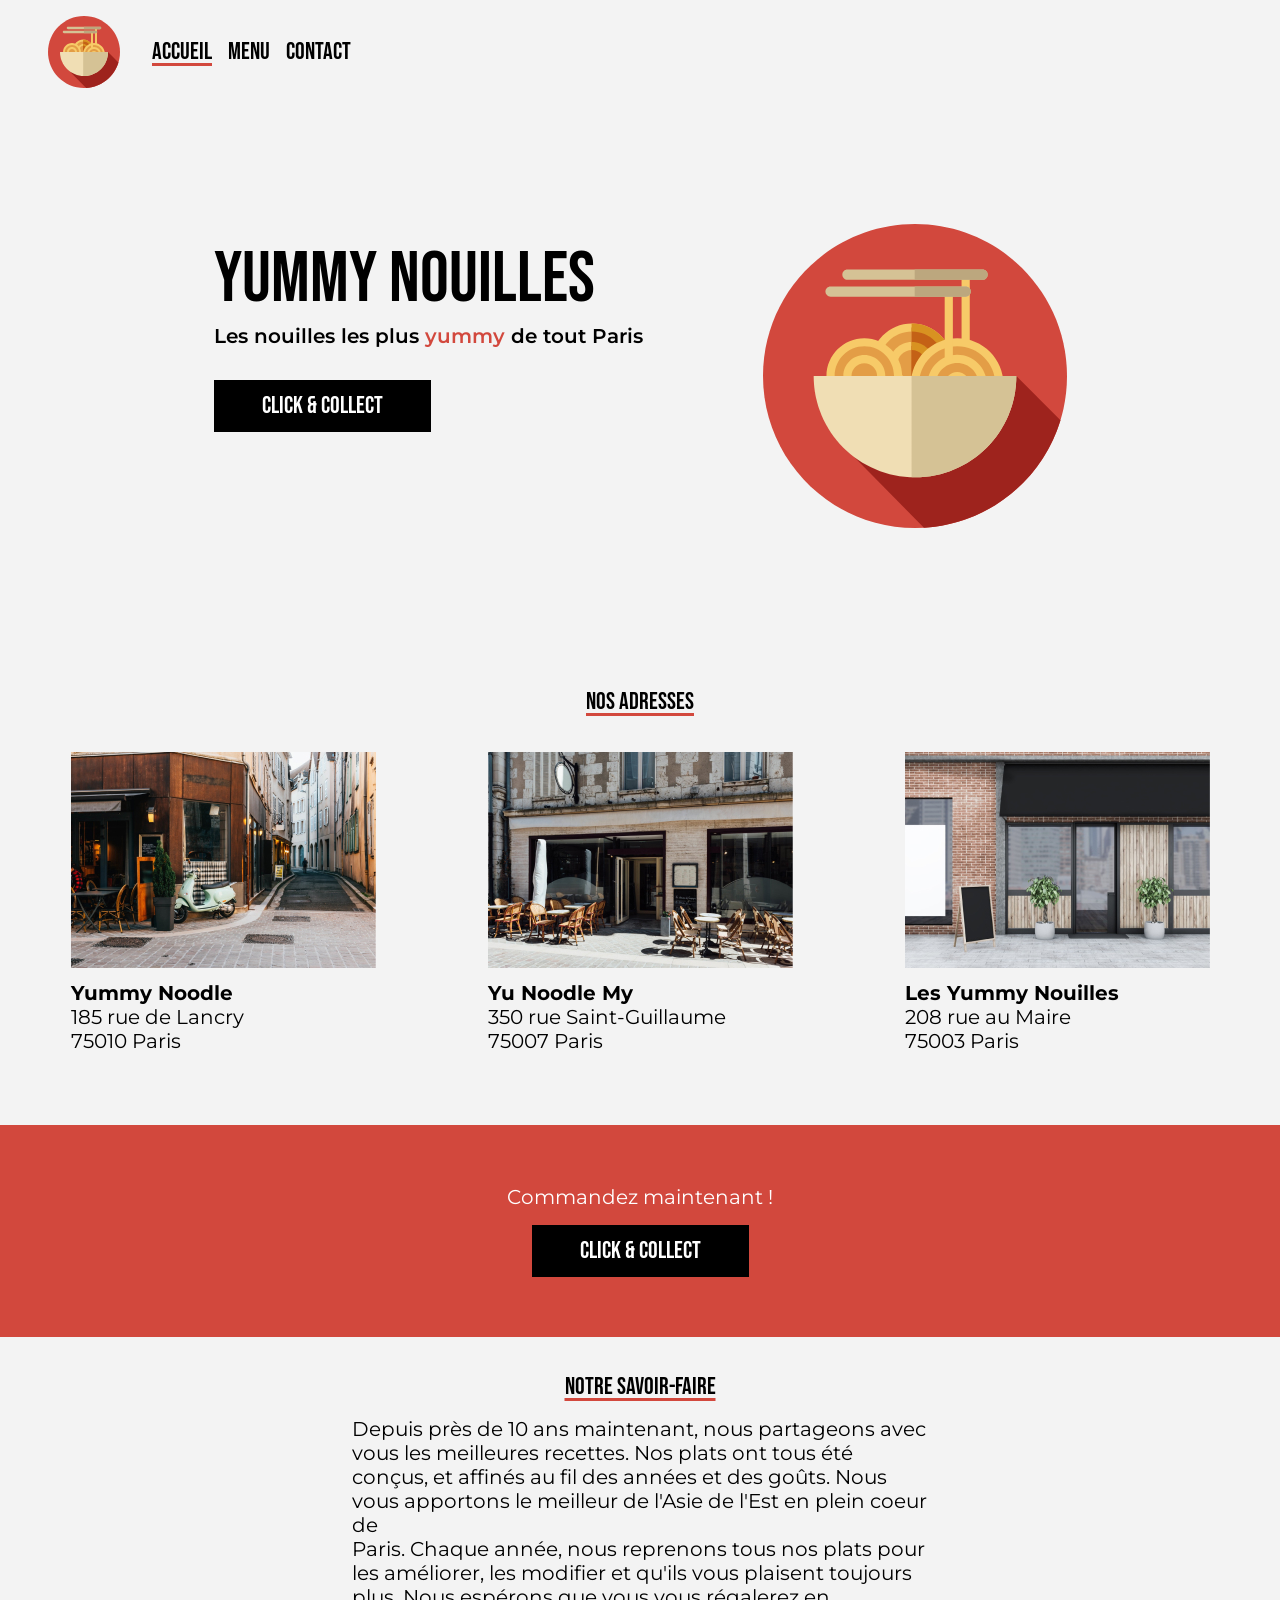
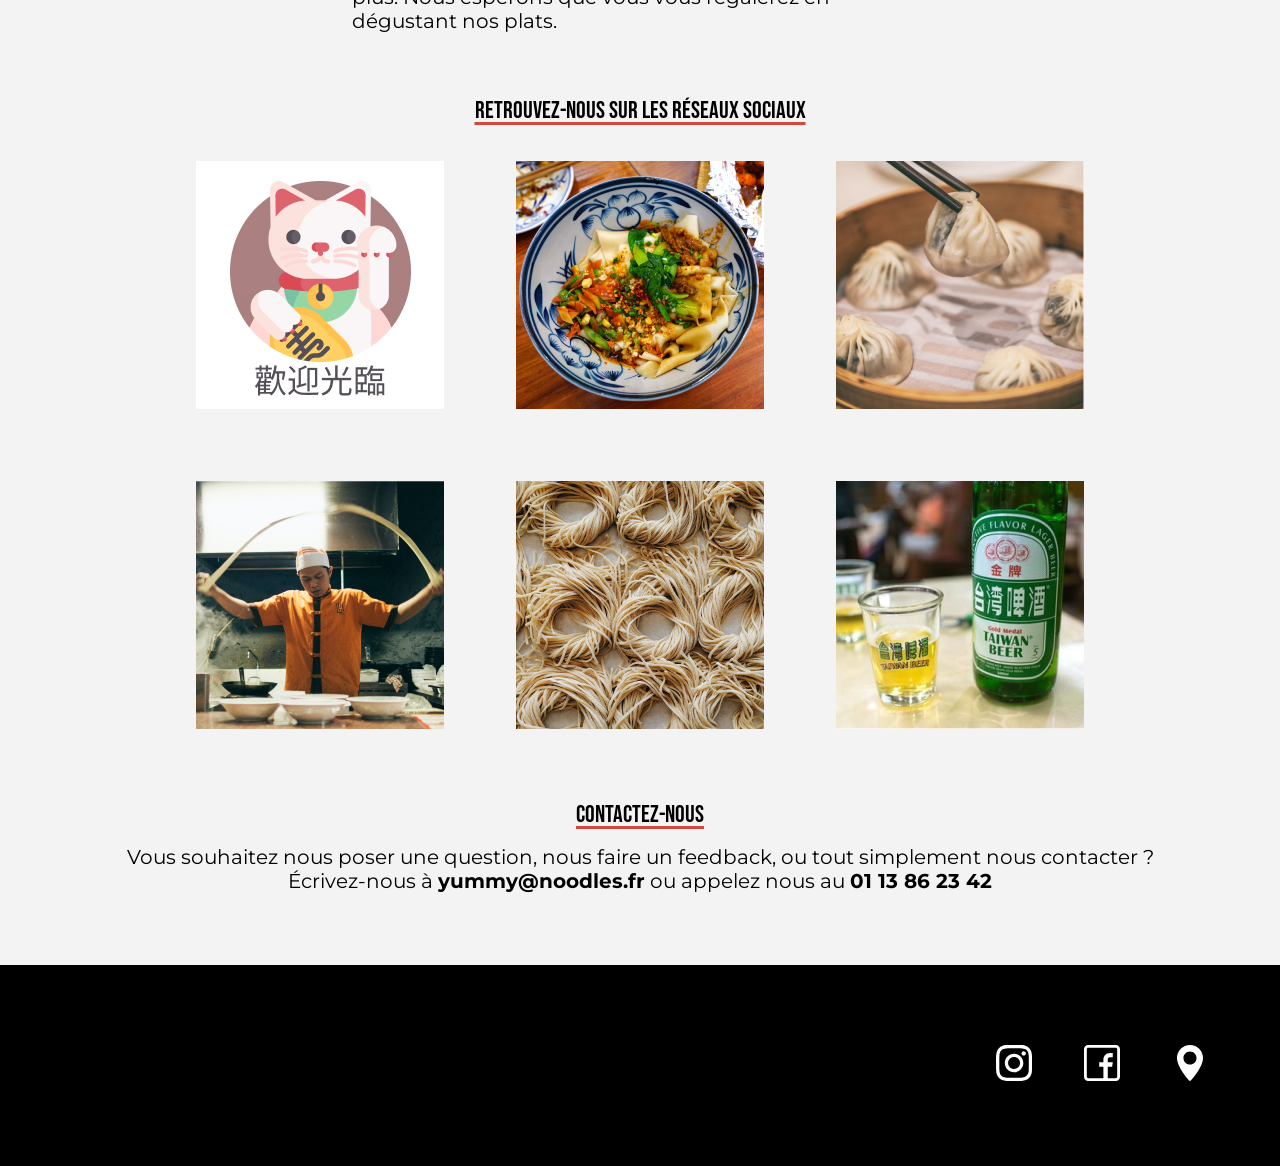
<file: index.html>
<!DOCTYPE html>
<html lang="fr">
  <head>
    <meta charset="UTF-8" />
    <meta name="viewport" content="width=device-width, initial-scale=1.0">
    <link rel="icon" type="image/svg+xml" href="assets/logo.svg" />
    <link rel="stylesheet" href="styles/main.css" />
    <title>Yummy Nouilles - Accueil</title>
  </head>
  <body>
    <header class="appBar">
      <img class="appBar__icon"src="assets/logo.svg"alt="Logo Yummy Nouilles" class="appBar__logo">
          <nav class="appBar__nav">
            <a class="appBar__nav-item active" href="index.html">Accueil</a>
            <a class="appBar__nav-item" href="menu.html">Menu</a>
            <a class="appBar__nav-item" href="contact.html">Contact</a>
          </nav>
        </header>
    <main>
      <section class="hero">
        <div class="hero__titleContainer">
          <h1 class="hero__title">
            YUMMY NOUILLES
          </h1>
          <p class="hero__subtitle">
            Les nouilles les plus <span class="color-name">yummy</span> de tout
            Paris
          </p>
          <a href="contact.html" class="cta">CLICK & COLLECT</a>
        </div>

        <img src="assets/logo.svg" alt="Logo Yummy Nouilles" class="hero__icon">
      </section>

      <section class="restaurants">
        <h2 class="address__title">NOS ADRESSES</h2>
        <div class="address">
          <div>
            <img src="assets/restaurant/yummy_lancry.jpg" alt="Photo rue de Lancry Yummy Nouilles" class="address__image">
            <p class="address__info">
              <strong>Yummy Noodle</strong><br />
              185 rue de Lancry <br />
              75010 Paris
            </p>
          </div>

          <div>
            <img
              src="assets/restaurant/yummy_saint_guillaume.jpg"
              alt="Photo rue Saint Guillaume Yummy Nouilles" class="address__image"
            />
            <p class="address__info">
              <strong>Yu Noodle My</strong><br />
              350 rue Saint-Guillaume<br />
              75007 Paris
            </p>
          </div>

          <div>
            <img
              src="assets/restaurant/yummy_maine.jpg"
              alt="Photo rue maire Les Yummy Nouilles" class="address__image"
            />
            <p class="address__info">
              <strong>Les Yummy Nouilles</strong><br />
              208 rue au Maire<br />
              75003 Paris
            </p>
          </div>
        </div>
      </section>

      <div class="redBanner">
        <p class="redBanner__title">Commandez maintenant !</p>
        <a class="cta" href="contact.html">CLICK & COLLECT</a>
      </div>

      <section class="about">
        <h2 class="about__title">NOTRE SAVOIR-FAIRE</h2>
        <p class="about__text">
          Depuis près de 10 ans maintenant, nous partageons avec vous les
          meilleures recettes. Nos plats ont tous été<br />
          conçus, et affinés au fil des années et des goûts. Nous vous apportons
          le meilleur de l'Asie de l'Est en plein coeur de<br />
          Paris. Chaque année, nous reprenons tous nos plats pour les améliorer,
          les modifier et qu'ils vous plaisent toujours<br />
          plus. Nous espérons que vous vous régalerez en dégustant nos plats.
        </p>
      </section>

        <section class="socialMedia">
        <h2 class="socialMedia__title">RETROUVEZ-NOUS SUR LES RÉSEAUX SOCIAUX</h2>

        <div class="socialMedia__carousel">
            <img class="socialMedia__img" src="assets/social/cat.jpg" alt="Image d'un chat rose avec des écritures asiatiques">
            <img class="socialMedia__img" src="assets/social/bao.jpg" alt="Photo d'un plat bao">
            <img class="socialMedia__img" src="assets/social/noobdles_bowl.jpg" alt="Photo de nouilles en boules">
            <img class="socialMedia__img" src="assets/social/chef.jpg" alt="Photo du chef cuisinier de Yummy Nouilles en action">
            <img class="socialMedia__img" src="assets/social/noodles.jpg" alt="Photo de plusieurs nouilles préparés">
            <img class="socialMedia__img" src="assets/social/beer.jpg" alt="Photo d'une bière Taiwanaise">
          </div>
          </section>

        <section class="contactInfo">
          <h2 class="contactInfo__title">CONTACTEZ-NOUS</h2>

          <p class="contactInfo__text">
            Vous souhaitez nous poser une question, nous faire un feedback, ou
            tout simplement nous contacter ?<br />
            Écrivez-nous à <strong>yummy@noodles.fr</strong> ou appelez nous au
            <strong>01 13 86 23 42</strong>
          </p>
      </section>
    </main>
    <footer class="footer">

        <a target="_blank" href="https://www.instagram.com/">
          <img src="assets/icons/instagram.svg" alt="Logo Instagram" class="footer__icon">
        </a>
        <a target="_blank" href="https://www.facebook.com/">
          <img src="assets/icons/facebook.svg" alt="Logo Facebook" class="footer__icon">
        </a>
        <a target="_blank" href="https://www.google.com/maps">
          <img src="assets/icons/maps.svg" alt="Logo Google Maps" class="footer__icon">
        </a>
    </footer>
  </body>
</html>
</file>
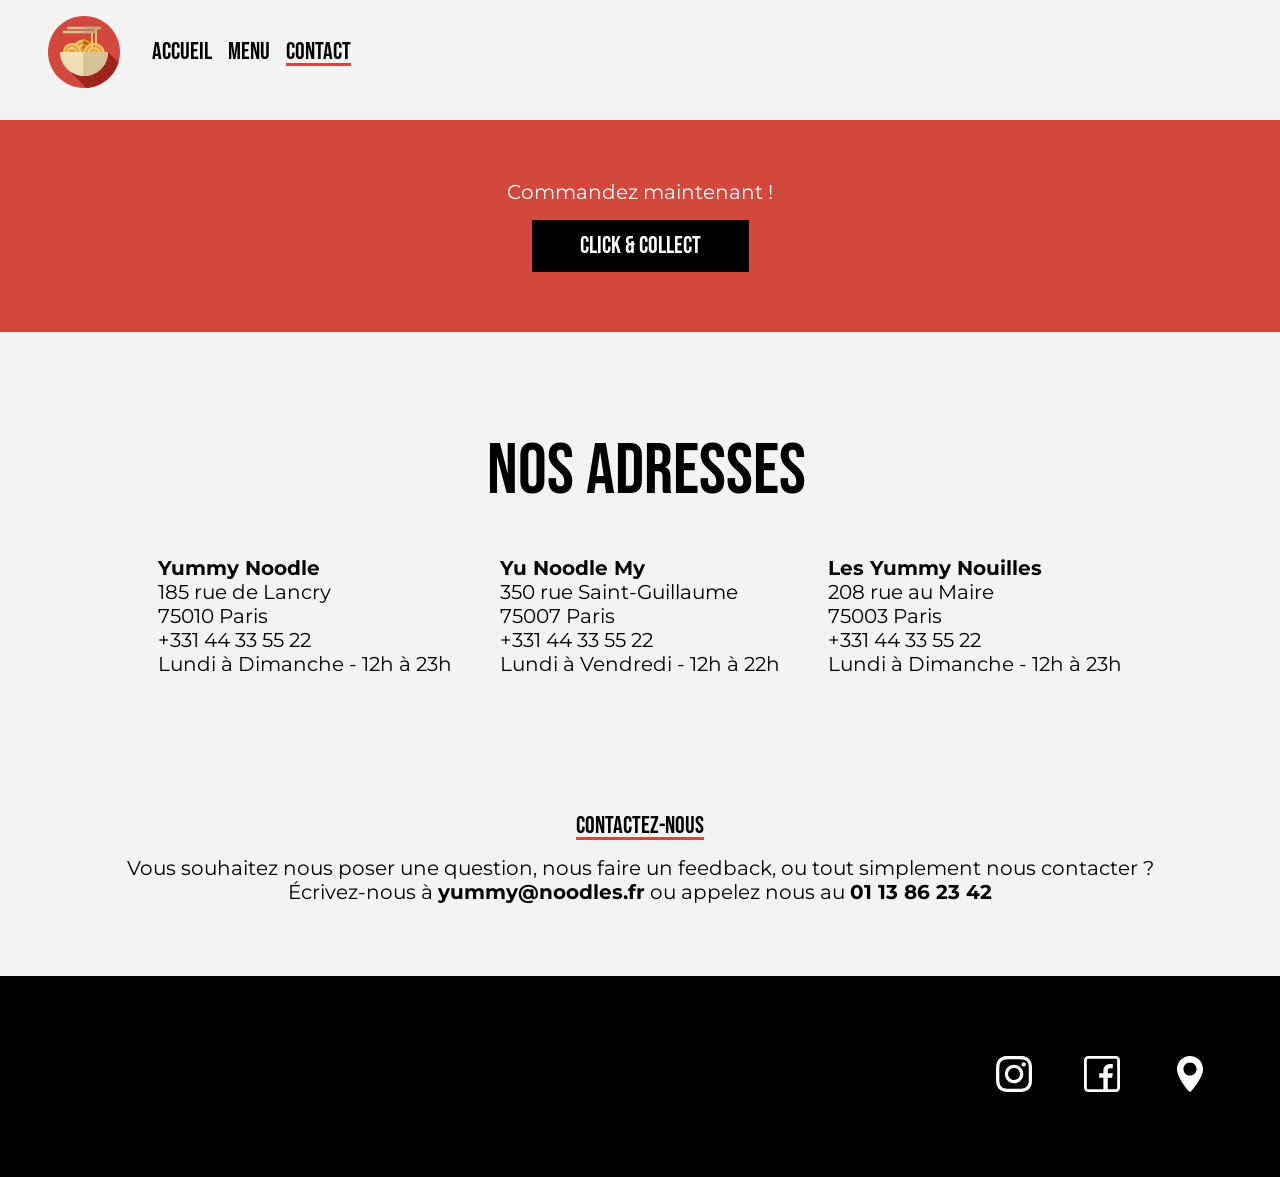
<file: contact.html>
<!DOCTYPE html>
<html lang="fr">

<head>
  <meta charset="UTF-8" />
  <meta name="viewport" content="width=device-width, initial-scale=1.0">
  <link rel="icon" type="image/svg+xml" href="assets/logo.svg" />
  <link rel="stylesheet" href="styles/main.css" />
  <title>Yummy Nouilles - Contact</title>
</head>

<body>
  <header class="appBar">
    <img class="appBar__icon"src="assets/logo.svg"alt="Logo Yummy Nouilles" class="appBar__logo">
        <nav class="appBar__nav">
          <a class="appBar__nav-item" href="index.html">Accueil</a>
          <a class="appBar__nav-item" href="menu.html">Menu</a>
          <a class="appBar__nav-item active" href="contact.html">Contact</a>
        </nav>
      </header>
<main>
  <div class="redBanner">
    <p class="redBanner__title">Commandez maintenant !</p>
    <a class="cta" href="contact.html">CLICK & COLLECT</a>
  </div>
  <section class="contact">
    <h1 class="contact__title">NOS ADRESSES</h1>
    <div class="contact__addressContainer">
      <p class="contact__address">
        <strong class="contact__addressTitle">Yummy Noodle</strong><br>
        185 rue de Lancry <br>
        75010 Paris<br>
        +331 44 33 55 22<br>
        Lundi à Dimanche - 12h à 23h</p>

      <p class="contact__address">
        <strong class="contact__addressTitle">Yu Noodle My</strong><br>
        350 rue Saint-Guillaume<br>
        75007 Paris<br>
        +331 44 33 55 22<br>
        Lundi à Vendredi - 12h à 22h</p>

      <p class="contact__address">
        <strong class="contact__addressTitle">Les Yummy Nouilles</strong><br>
        208 rue au Maire<br>
        75003 Paris<br>
        +331 44 33 55 22<br>
        Lundi à Dimanche - 12h à 23h</p>
    </div>
  </section>

    <section class="contactInfo">
      <h2 class="contactInfo__title">CONTACTEZ-NOUS</h2>

      <p class="contactInfo__text">
        Vous souhaitez nous poser une question, nous faire un feedback, ou
        tout simplement nous contacter ?<br />
        Écrivez-nous à <strong>yummy@noodles.fr</strong> ou appelez nous au
        <strong>01 13 86 23 42</strong>
      </p>
  </section>
</main>
  <footer class="footer">

    <a target="_blank" href="https://www.instagram.com/">
      <img src="assets/icons/instagram.svg" alt="Logo Instagram" class="footer__icon">
    </a>
    <a target="_blank" href="https://www.facebook.com/">
      <img src="assets/icons/facebook.svg" alt="Logo Facebook" class="footer__icon">
    </a>
    <a target="_blank" href="https://www.google.com/maps">
      <img src="assets/icons/maps.svg" alt="Logo Google Maps" class="footer__icon">
    </a>
</footer>
</body>
</html>
</file>
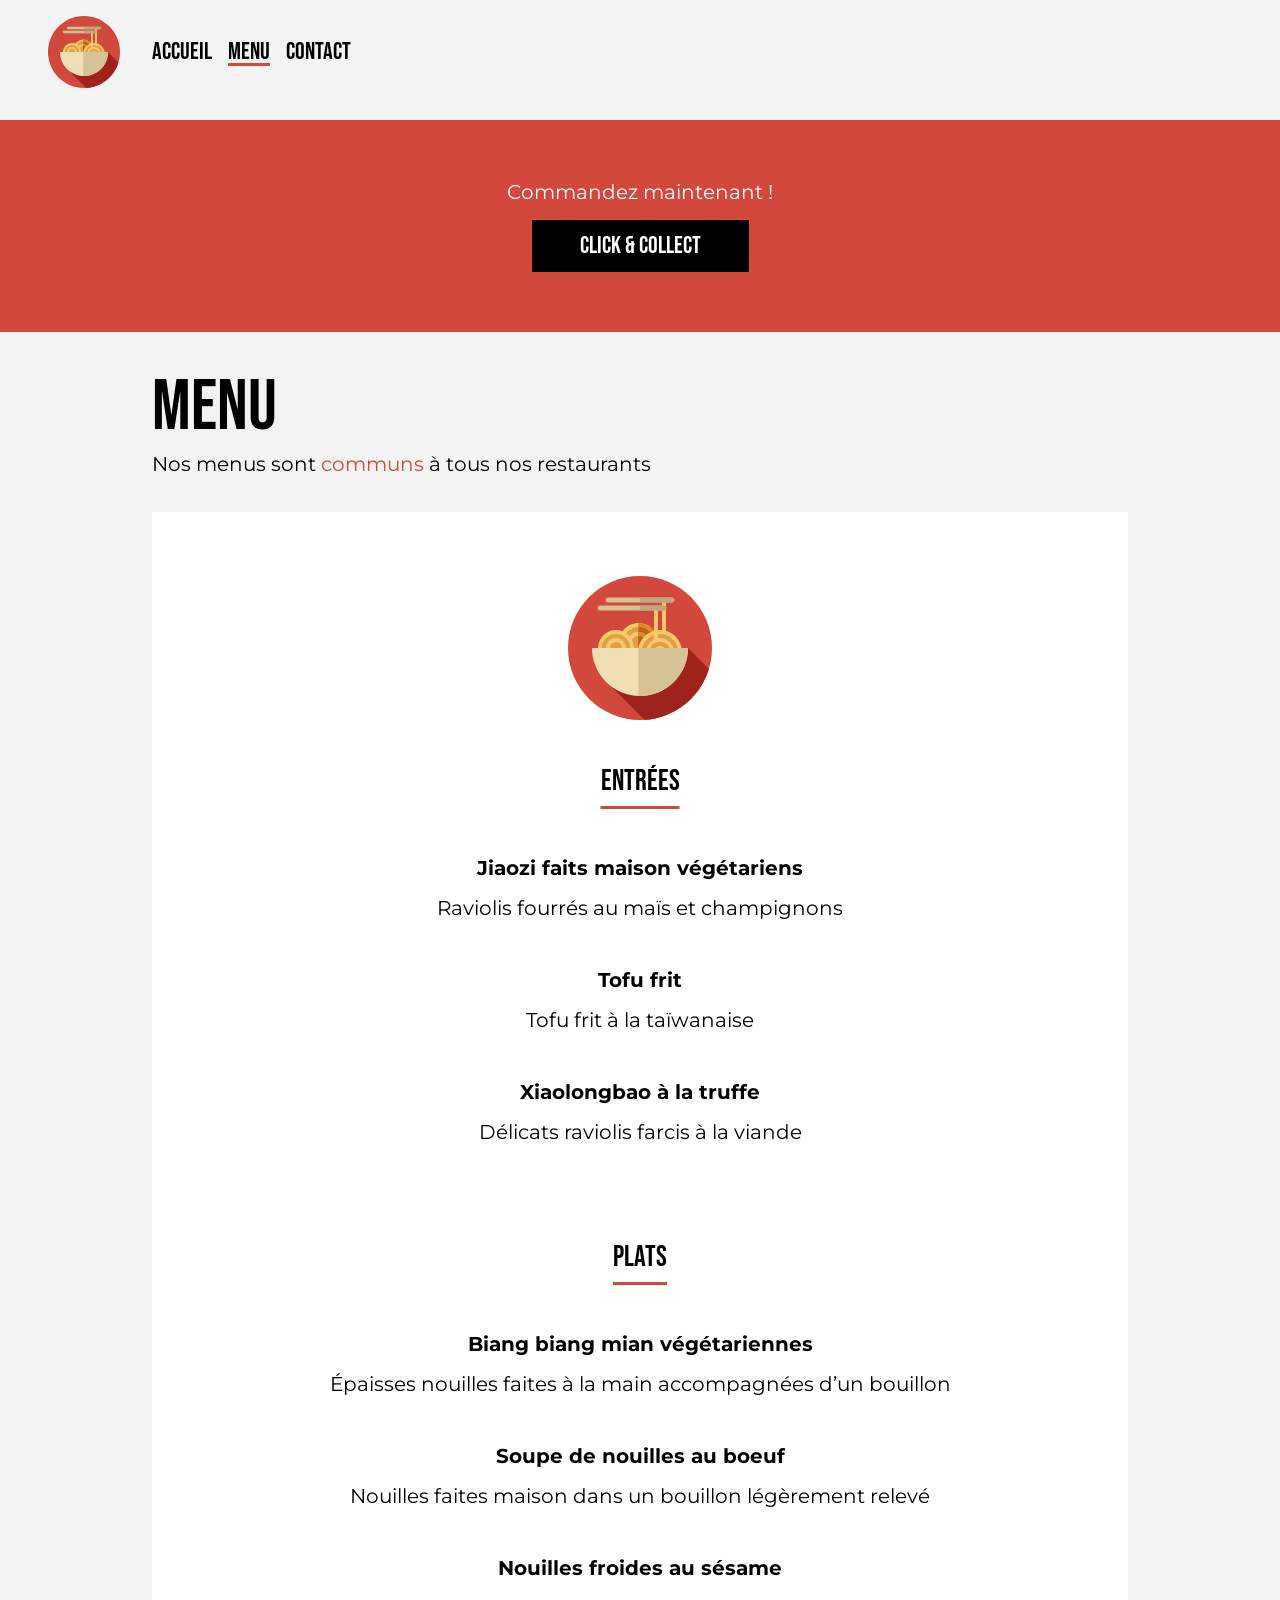
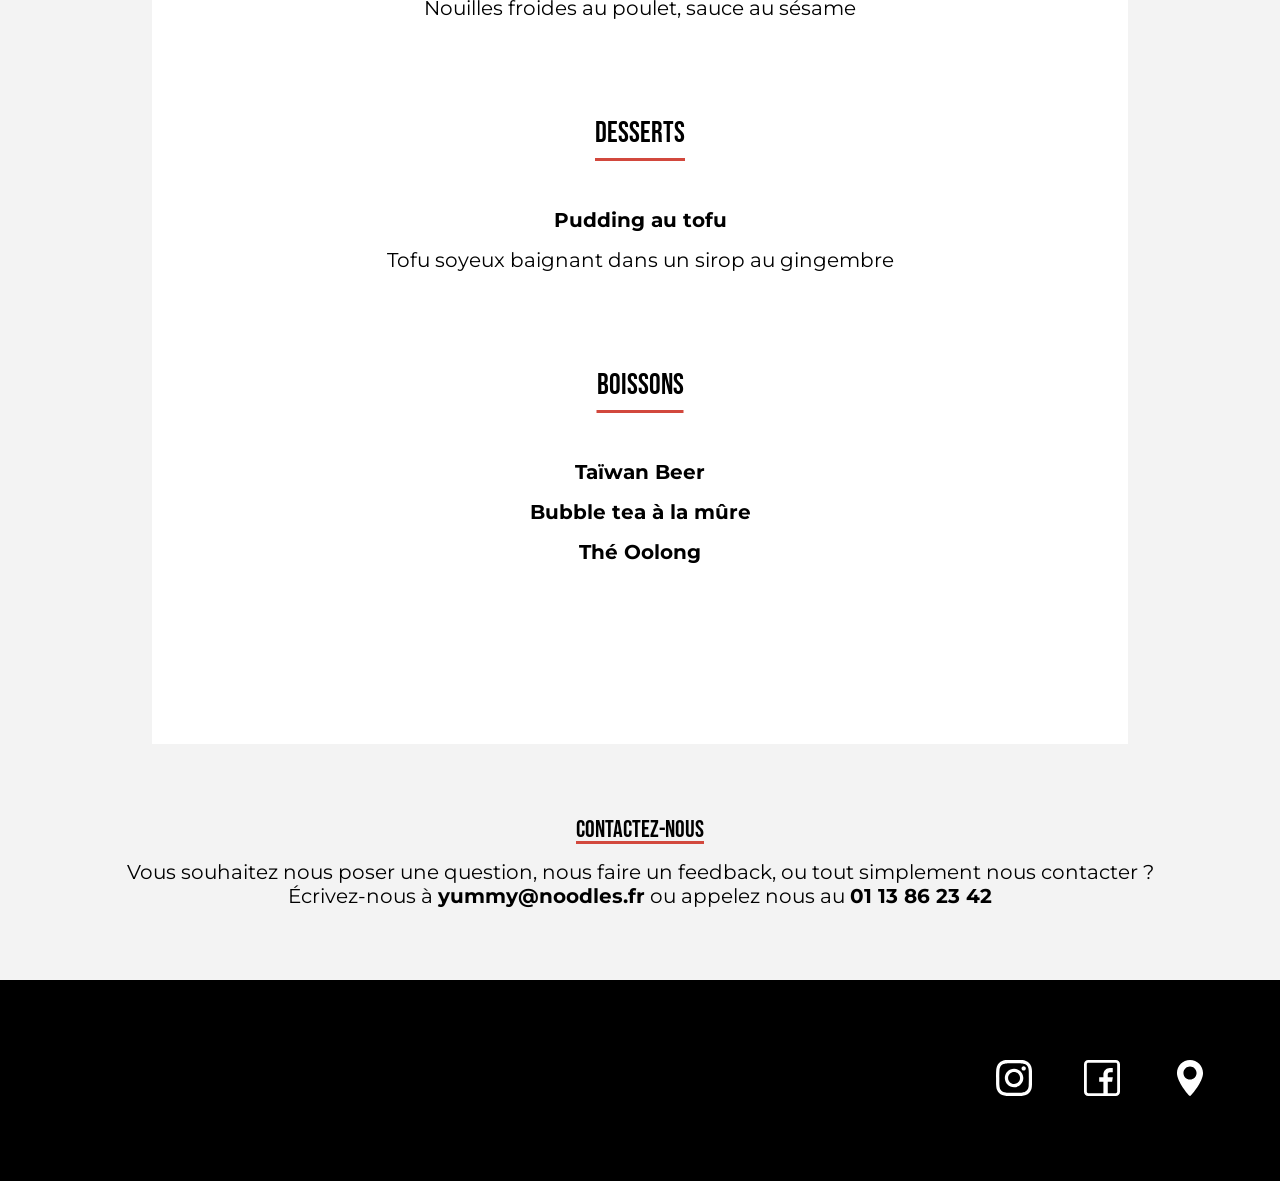
<file: menu.html>
<!DOCTYPE html>
<html lang="fr">
  <head>
    <meta charset="UTF-8" />
    <meta name="viewport" content="width=device-width, initial-scale=1.0">
    <link rel="icon" type="image/svg+xml" href="assets/logo.svg" />
    <link rel="stylesheet" href="styles/main.css" />
    <title>Yummy Nouilles - Menu</title>
  </head>
  <body>
    <header class="appBar">
      <img class="appBar__icon"src="assets/logo.svg"alt="Logo Yummy Nouilles" class="appBar__logo">
          <nav class="appBar__nav">
            <a class="appBar__nav-item" href="index.html">Accueil</a>
            <a class="appBar__nav-item active" href="menu.html">Menu</a>
            <a class="appBar__nav-item" href="contact.html">Contact</a>
          </nav>
        </header>
<main>
  <div class="redBanner">
  <p class="redBanner__title">Commandez maintenant !</p>
  <a class="cta" href="contact.html">CLICK & COLLECT</a>
  </div>
<section class="menu">
  <h1 class="menu__title">MENU</h1>
  <p class="menu__subtitle">Nos menus sont <span>communs</span> à tous nos restaurants</p>
  <div class="menu__card">
    <img src="assets/logo.svg" alt="Logo Yummy Nouilles" class="menu__icon">
      <div class="menu__part">
        <h2 class="menu__partTitle">ENTRÉES</h2>
        <p class="menu__partDish">
          <strong class="menu__dishTitle">Jiaozi faits maison végétariens</strong><br>
          <span class="menu__dishDescription">Raviolis fourrés au maïs et champignons</span>
        </p>
        <p class="menu__partDish">
          <strong class="menu__dishTitle">Tofu frit</strong><br>
          <span class="menu__dishDescription">Tofu frit à la taïwanaise</span>
        </p>
        <p class="menu__partDish">
          <strong class="menu__dishTitle">Xiaolongbao à la truffe</strong><br>
          <span class="menu__dishDescription">Délicats raviolis farcis à la viande</span>
        </p>
      </div>
      <div class="menu__part">
      <h2 class="menu__partTitle">Plats</h2>
      <p class="menu__partDish">
        <strong class="menu__dishTitle">Biang biang mian végétariennes</strong><br>
        <span class="menu__dishDescription">Épaisses nouilles faites à la main accompagnées d’un
          bouillon</span>
      </p>
      <p class="menu__partDish">
        <strong class="menu__dishTitle">Soupe de nouilles au boeuf</strong><br>
        <span class="menu__dishDescription">Nouilles faites maison dans un bouillon légèrement
          relevé</span>
      </p>
        <p class="menu__partDish">
          <strong class="menu__dishTitle">Nouilles froides au sésame</strong><br>
          <span class="menu__dishDescription">Nouilles froides au poulet, sauce au sésame</span>
        </p>
      </div>
      <div class="menu__part">
      <h2 class="menu__partTitle">Desserts</h2>
      <p class="menu__partDish">
        <strong class="menu__dishTitle">Pudding au tofu</strong><br>
        <span class="menu__dishDescription">Tofu soyeux baignant dans un sirop au gingembre</span>
      </p>
      </div>
      <div class="menu__part">
      <h2 class="menu__partTitle">Boissons</h2>
      <p class="menu__partDish">
        <strong class="menu__dishTitle">Taïwan Beer</strong><br>
        <strong class="menu__dishTitle">Bubble tea à la mûre</strong><br>
        <strong class="menu__dishTitle">Thé Oolong</strong><br>
      </p>
      </div>
    </div>
  </section>
  <section class="contactInfo">
    <h2 class="contactInfo__title">CONTACTEZ-NOUS</h2>

    <p class="contactInfo__text">
      Vous souhaitez nous poser une question, nous faire un feedback, ou
      tout simplement nous contacter ?<br />
      Écrivez-nous à <strong>yummy@noodles.fr</strong> ou appelez nous au
      <strong>01 13 86 23 42</strong>
    </p>
  </section>
</section>
    </main>
    <footer class="footer">

      <a target="_blank" href="https://www.instagram.com/">
        <img src="assets/icons/instagram.svg" alt="Logo Instagram" class="footer__icon">
      </a>
      <a target="_blank" href="https://www.facebook.com/">
        <img src="assets/icons/facebook.svg" alt="Logo Facebook" class="footer__icon">
      </a>
      <a target="_blank" href="https://www.google.com/maps">
        <img src="assets/icons/maps.svg" alt="Logo Google Maps" class="footer__icon">
      </a>
  </footer>
  </body>
</html>
</file>
<file: styles/main.css>
/* Design System */
@import url('https://fonts.googleapis.com/css2?family=Bebas+Neue&family=Montserrat:wght@400;600&display=swap');


/* Modules */

@import 'modules/appBar.css';
@import 'modules/redBanner.css';
@import 'modules/contactInfo.css';
@import 'modules/footer.css';
@import 'modules/cta.css';


/* Pages */

@import 'pages/home.css';
@import 'pages/menu.css';
@import 'pages/contact.css';


:root{
    /* Colors */
    --red-highlight: #D2483D;
    --light-grey: #F3F3F3;
    --black: #000000;
    --white: #FFFFFF;

    /* Text configuration */
    --body-font: 'Montserrat';
    --body-highlight-font:'Montserrat';
    --header-font:'Bebas Neue';
    --title-font:'Bebas Neue';

    --body-font-weight:400;
    --body-highlight-font-weight:600;
    --header-font-weight:400;
    --title-font-weight:400;

    --body-font-size: 1.25rem;
    --body-highlight-font-size:1rem;
    --header-font-size:4.5rem;
    --title-font-size:1.5rem;

    --body-line-height:1.5rem;
    --body-highlight-line-height:1.5rem;
    --header-line-height:5.375rem;
    --title-line-height:1.75rem;
}

body{
    background-color: var(--light-grey);
    font-family: var(--body-font);
    font-style: normal;
    font-weight: var(--body-font-weight);
    font-size: var(--body-font-size);
    line-height: var(--body-line-height);
    color: var(--black);
}

h1{
    font-family: var(--header-font);
    font-style: normal;
    font-weight: var(--header-font-weight);
    font-size: var(--header-font-size);
    line-height: var(--header-font-height);
    color: var(--black);
}

h2{
    font-family: var(--title-font);
    font-style: normal;
    font-weight: var(--title-font-weight);
    font-size: var(--title-font-size);
    line-height: var(--title-line-height);
    color: var(--black);
    text-decoration: underline var(--red-highlight);
    text-underline-offset: 0.25rem;
    text-decoration-thickness: 0.188rem ;
}

.color-highlight {
    color: var(--red-highlight);
}

.text-highlight {
    font-weight: var(--body-hightlight-font-weight);
}
</file>
